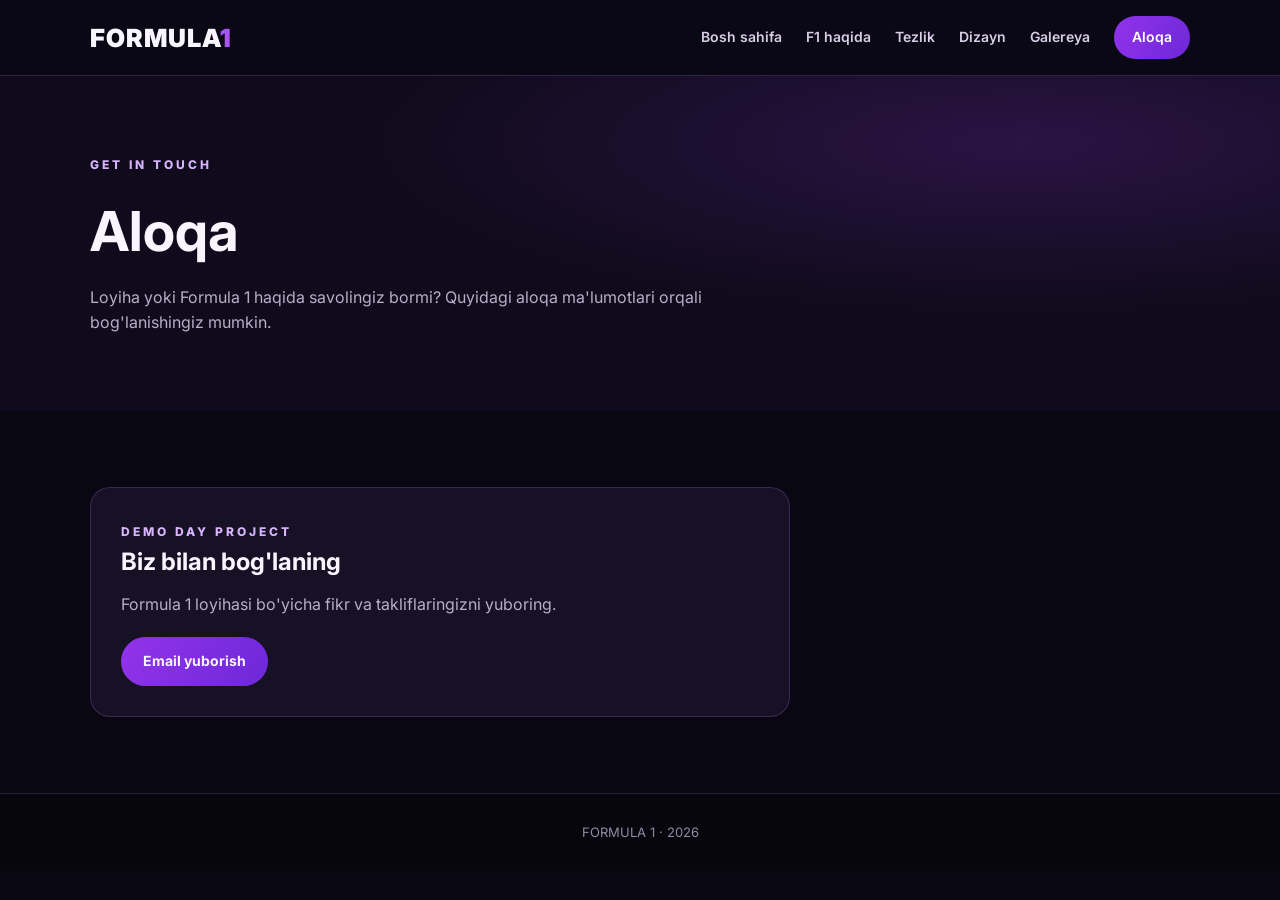
<file: contact.html>
<!DOCTYPE html>
<html lang="uz">
<head>
  <meta charset="UTF-8">
  <meta name="viewport" content="width=device-width, initial-scale=1.0">
  <title>Aloqa</title>
  <link rel="stylesheet" href="style.css">
</head>
<body>
<header class="header">
  <a class="logo" href="index.html">FORMULA<span>1</span></a>
  <nav class="menu">
    <a href="index.html">Bosh sahifa</a>
    <a href="about.html">F1 haqida</a>
    <a href="speed.html">Tezlik</a>
    <a href="design.html">Dizayn</a>
    <a href="gallery.html">Galereya</a>
    <a href="contact.html" class="nav-button">Aloqa</a>
  </nav>
</header>

<section class="page-hero">
  <span class="eyebrow">GET IN TOUCH</span>
  <h1>Aloqa</h1>
  <p>Loyiha yoki Formula 1 haqida savolingiz bormi? Quyidagi aloqa ma'lumotlari orqali bog'lanishingiz mumkin.</p>
</section>

<main class="section container">
  <div class="contact-box">
    <span class="eyebrow">DEMO DAY PROJECT</span>
    <h2>Biz bilan bog'laning</h2>
    <p>Formula 1 loyihasi bo'yicha fikr va takliflaringizni yuboring.</p>
    <a class="button primary" href="mailto:formula1.demo@example.com">Email yuborish</a>
  </div>
</main>

<footer class="footer">FORMULA 1 · 2026</footer>
</body>
</html>
</file>
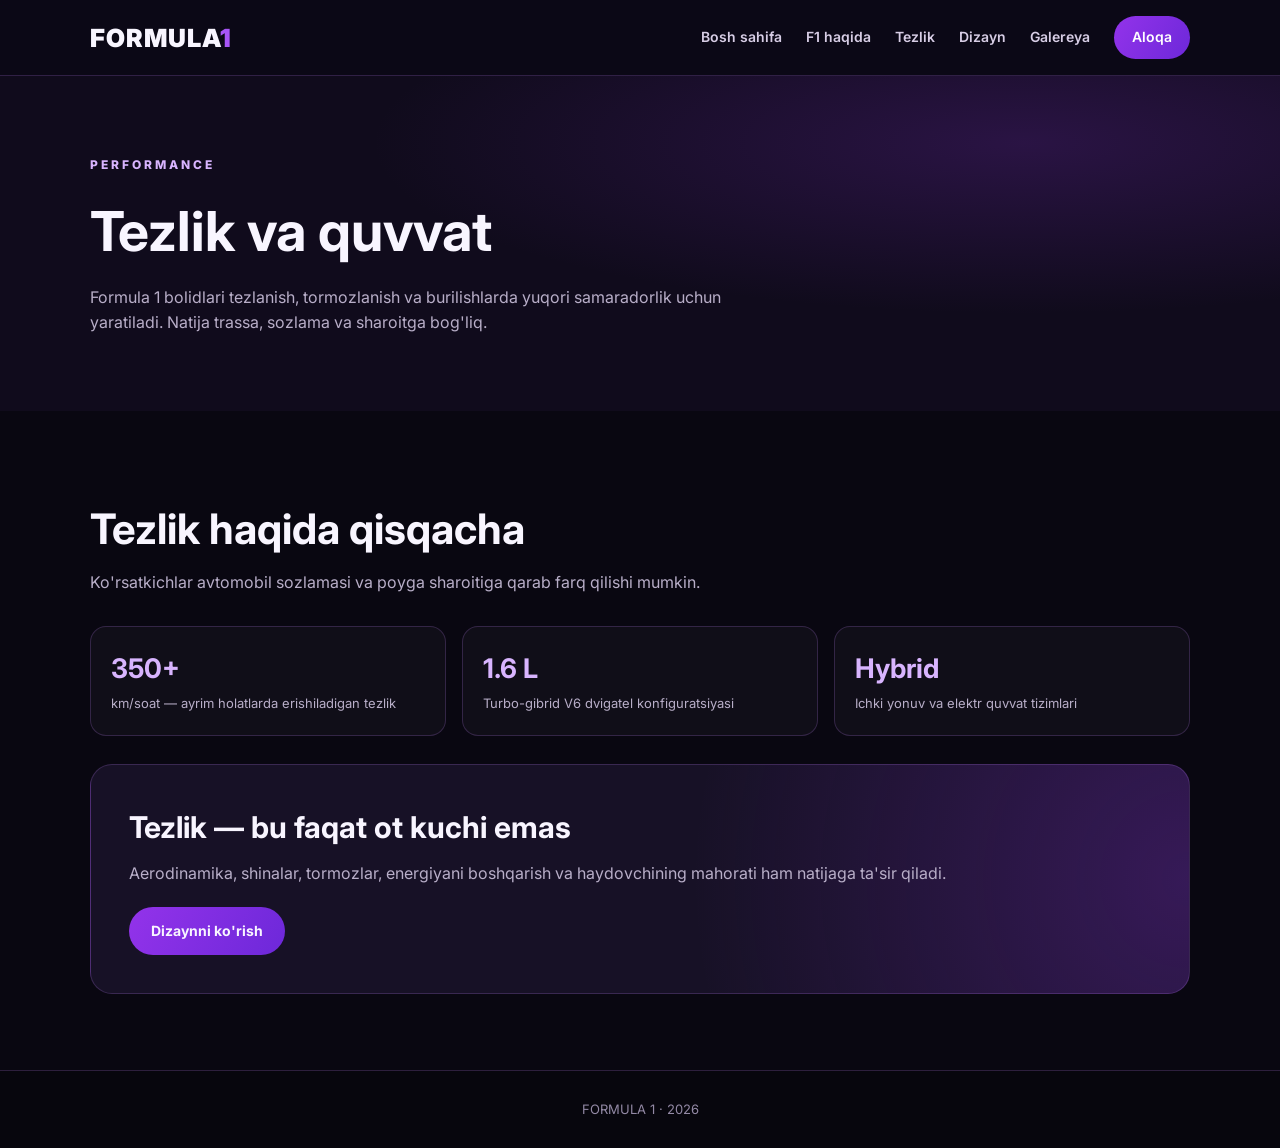
<file: speed.html>
<!DOCTYPE html>
<html lang="uz">
<head>
  <meta charset="UTF-8">
  <meta name="viewport" content="width=device-width, initial-scale=1.0">
  <title>F1 tezligi</title>
  <link rel="stylesheet" href="style.css">
</head>
<body>
<header class="header">
  <a class="logo" href="index.html">FORMULA<span>1</span></a>
  <nav class="menu">
    <a href="index.html">Bosh sahifa</a>
    <a href="about.html">F1 haqida</a>
    <a href="speed.html">Tezlik</a>
    <a href="design.html">Dizayn</a>
    <a href="gallery.html">Galereya</a>
    <a href="contact.html" class="nav-button">Aloqa</a>
  </nav>
</header>

<section class="page-hero">
  <span class="eyebrow">PERFORMANCE</span>
  <h1>Tezlik va quvvat</h1>
  <p>Formula 1 bolidlari tezlanish, tormozlanish va burilishlarda yuqori samaradorlik uchun yaratiladi. Natija trassa, sozlama va sharoitga bog'liq.</p>
</section>

<main class="section container">
  <div class="section-heading">
    <h2>Tezlik haqida qisqacha</h2>
    <p>Ko'rsatkichlar avtomobil sozlamasi va poyga sharoitiga qarab farq qilishi mumkin.</p>
  </div>

  <div class="stats">
    <div class="stat">
      <strong>350+</strong>
      <span>km/soat — ayrim holatlarda erishiladigan tezlik</span>
    </div>
    <div class="stat">
      <strong>1.6 L</strong>
      <span>Turbo-gibrid V6 dvigatel konfiguratsiyasi</span>
    </div>
    <div class="stat">
      <strong>Hybrid</strong>
      <span>Ichki yonuv va elektr quvvat tizimlari</span>
    </div>
  </div>

  <div class="banner" style="margin-top:28px">
    <h2>Tezlik — bu faqat ot kuchi emas</h2>
    <p>Aerodinamika, shinalar, tormozlar, energiyani boshqarish va haydovchining mahorati ham natijaga ta'sir qiladi.</p>
    <a class="button primary" href="design.html">Dizaynni ko'rish</a>
  </div>
</main>

<footer class="footer">FORMULA 1 · 2026</footer>
</body>
</html>
</file>
<file: style.css>
@import url('https://fonts.googleapis.com/css2?family=Inter:wght@400;500;600;700;800;900&display=swap');

:root {
  --bg: #090711;
  --panel: #171126;
  --panel2: #211632;
  --purple: #a855f7;
  --purple-light: #d8b4fe;
  --text: #f8f5ff;
  --muted: #b8aec8;
  --line: rgba(192, 132, 252, .2);
}

* {
  margin: 0;
  padding: 0;
  box-sizing: border-box;
}

html {
  scroll-behavior: smooth;
}

body {
  font-family: Inter, Arial, sans-serif;
  background: var(--bg);
  color: var(--text);
  line-height: 1.6;
}

a {
  color: inherit;
  text-decoration: none;
}

img {
  display: block;
  width: 100%;
  object-fit: cover;
}

.header {
  min-height: 76px;
  padding: 16px 7%;
  display: flex;
  justify-content: space-between;
  align-items: center;
  gap: 22px;
  background: rgba(12, 9, 23, .96);
  border-bottom: 1px solid var(--line);
  position: sticky;
  top: 0;
  z-index: 20;
  backdrop-filter: blur(14px);
}

.logo {
  font-size: 25px;
  font-weight: 900;
  letter-spacing: 1px;
  white-space: nowrap;
}

.logo span {
  color: var(--purple);
}

.menu {
  display: flex;
  align-items: center;
  gap: 24px;
  flex-wrap: wrap;
}

.menu a {
  color: #d7cde5;
  font-size: 14px;
  font-weight: 600;
  transition: .2s;
}

.menu a:hover,
.menu a.active {
  color: var(--purple-light);
}

.menu .nav-button {
  padding: 10px 18px;
  border-radius: 30px;
  color: white;
  background: linear-gradient(120deg, #9333ea, #6d28d9);
}

.container {
  width: min(1120px, 86%);
  margin: auto;
}

.hero {
  min-height: 570px;
  display: grid;
  grid-template-columns: 1.05fr .95fr;
  align-items: center;
  gap: 42px;
  padding: 75px 7%;
  background:
    radial-gradient(ellipse at 75% 45%, rgba(126, 34, 206, .3), transparent 45%),
    linear-gradient(125deg, #090711, #1b102b 65%, #090711);
}

.eyebrow {
  color: var(--purple-light);
  font-size: 12px;
  font-weight: 800;
  letter-spacing: 3px;
}

.hero h1 {
  font-size: clamp(40px, 5.5vw, 70px);
  line-height: 1.04;
  margin: 18px 0;
  letter-spacing: -2px;
}

.hero h1 span {
  color: var(--purple-light);
}

.hero p {
  color: var(--muted);
  max-width: 570px;
  margin-bottom: 28px;
}

.actions {
  display: flex;
  gap: 13px;
  flex-wrap: wrap;
}

.button {
  display: inline-block;
  padding: 13px 22px;
  border-radius: 30px;
  font-weight: 700;
  font-size: 14px;
  transition: .25s;
  border: 1px solid var(--purple);
}

.button.primary {
  background: linear-gradient(120deg, #9333ea, #6d28d9);
  border: 0;
}

.button:hover {
  transform: translateY(-3px);
  box-shadow: 0 9px 28px rgba(168,85,247,.25);
}

.hero-image {
  height: 360px;
  border-radius: 26px;
  overflow: hidden;
  border: 1px solid var(--line);
  box-shadow: 0 20px 60px #0008;
}

.hero-image img {
  height: 100%;
}

.section {
  padding: 76px 0;
}

.section-heading {
  margin-bottom: 30px;
}

.section-heading h2 {
  font-size: clamp(28px, 4vw, 42px);
  margin: 8px 0;
}

.section-heading p {
  color: var(--muted);
  max-width: 650px;
}

.cards {
  display: grid;
  grid-template-columns: repeat(3, 1fr);
  gap: 22px;
}

.card {
  background: linear-gradient(145deg, #211632, #120e1d);
  border: 1px solid var(--line);
  border-radius: 19px;
  overflow: hidden;
  transition: .25s;
}

.card:hover {
  transform: translateY(-7px);
  border-color: var(--purple);
}

.card img {
  height: 190px;
}

.card-content {
  padding: 22px;
}

.card h3 {
  margin-bottom: 8px;
  font-size: 19px;
}

.card p {
  color: var(--muted);
  font-size: 14px;
}

.tag {
  display: inline-block;
  color: var(--purple-light);
  font-size: 11px;
  font-weight: 800;
  letter-spacing: 1px;
  margin-bottom: 9px;
}

.banner {
  padding: 38px;
  border: 1px solid var(--line);
  border-radius: 22px;
  background:
    radial-gradient(circle at right, rgba(147,51,234,.25), transparent 45%),
    var(--panel);
}

.banner h2 {
  font-size: 30px;
  margin-bottom: 10px;
}

.banner p {
  color: var(--muted);
  margin-bottom: 20px;
}

.stats {
  display: grid;
  grid-template-columns: repeat(3, 1fr);
  gap: 16px;
  margin-top: 24px;
}

.stat {
  background: #ffffff08;
  border: 1px solid var(--line);
  border-radius: 16px;
  padding: 20px;
}

.stat strong {
  display: block;
  color: var(--purple-light);
  font-size: 27px;
}

.stat span {
  color: var(--muted);
  font-size: 13px;
}

.page-hero {
  padding: 75px 7%;
  background:
    radial-gradient(ellipse at 80% 20%, #51208066, transparent 45%),
    #100b1c;
}

.page-hero h1 {
  font-size: clamp(36px, 5vw, 55px);
  margin: 10px 0;
}

.page-hero p {
  color: var(--muted);
  max-width: 700px;
}

.table-wrap {
  overflow-x: auto;
  border: 1px solid var(--line);
  border-radius: 16px;
}

table {
  width: 100%;
  border-collapse: collapse;
  min-width: 600px;
  background: var(--panel);
}

th,
td {
  text-align: left;
  padding: 17px 20px;
  border-bottom: 1px solid var(--line);
}

th {
  color: var(--purple-light);
  background: #ffffff08;
}

td {
  color: #e5dcef;
}

.gallery {
  display: grid;
  grid-template-columns: repeat(2, 1fr);
  gap: 18px;
}

.gallery img {
  height: 270px;
  border-radius: 18px;
  border: 1px solid var(--line);
}

.contact-box {
  max-width: 700px;
  background: var(--panel);
  border: 1px solid var(--line);
  padding: 30px;
  border-radius: 20px;
}

.contact-box p {
  color: var(--muted);
  margin: 10px 0 20px;
}

.footer {
  text-align: center;
  padding: 28px 15px;
  border-top: 1px solid var(--line);
  color: #9389a5;
  font-size: 13px;
  background: #07060d;
}

@media (max-width: 800px) {
  .header {
    flex-direction: column;
  }

  .menu {
    justify-content: center;
    gap: 14px;
  }

  .hero {
    grid-template-columns: 1fr;
    padding: 60px 7%;
  }

  .hero-image {
    height: 280px;
  }

  .cards {
    grid-template-columns: 1fr 1fr;
  }
}

@media (max-width: 560px) {
  .container {
    width: 90%;
  }

  .menu {
    gap: 11px;
  }

  .menu a {
    font-size: 12px;
  }

  .cards,
  .gallery,
  .stats {
    grid-template-columns: 1fr;
  }

  .hero h1 {
    font-size: 42px;
  }

  .hero-image {
    height: 220px;
  }

  .banner {
    padding: 25px;
  }
}
</file>
